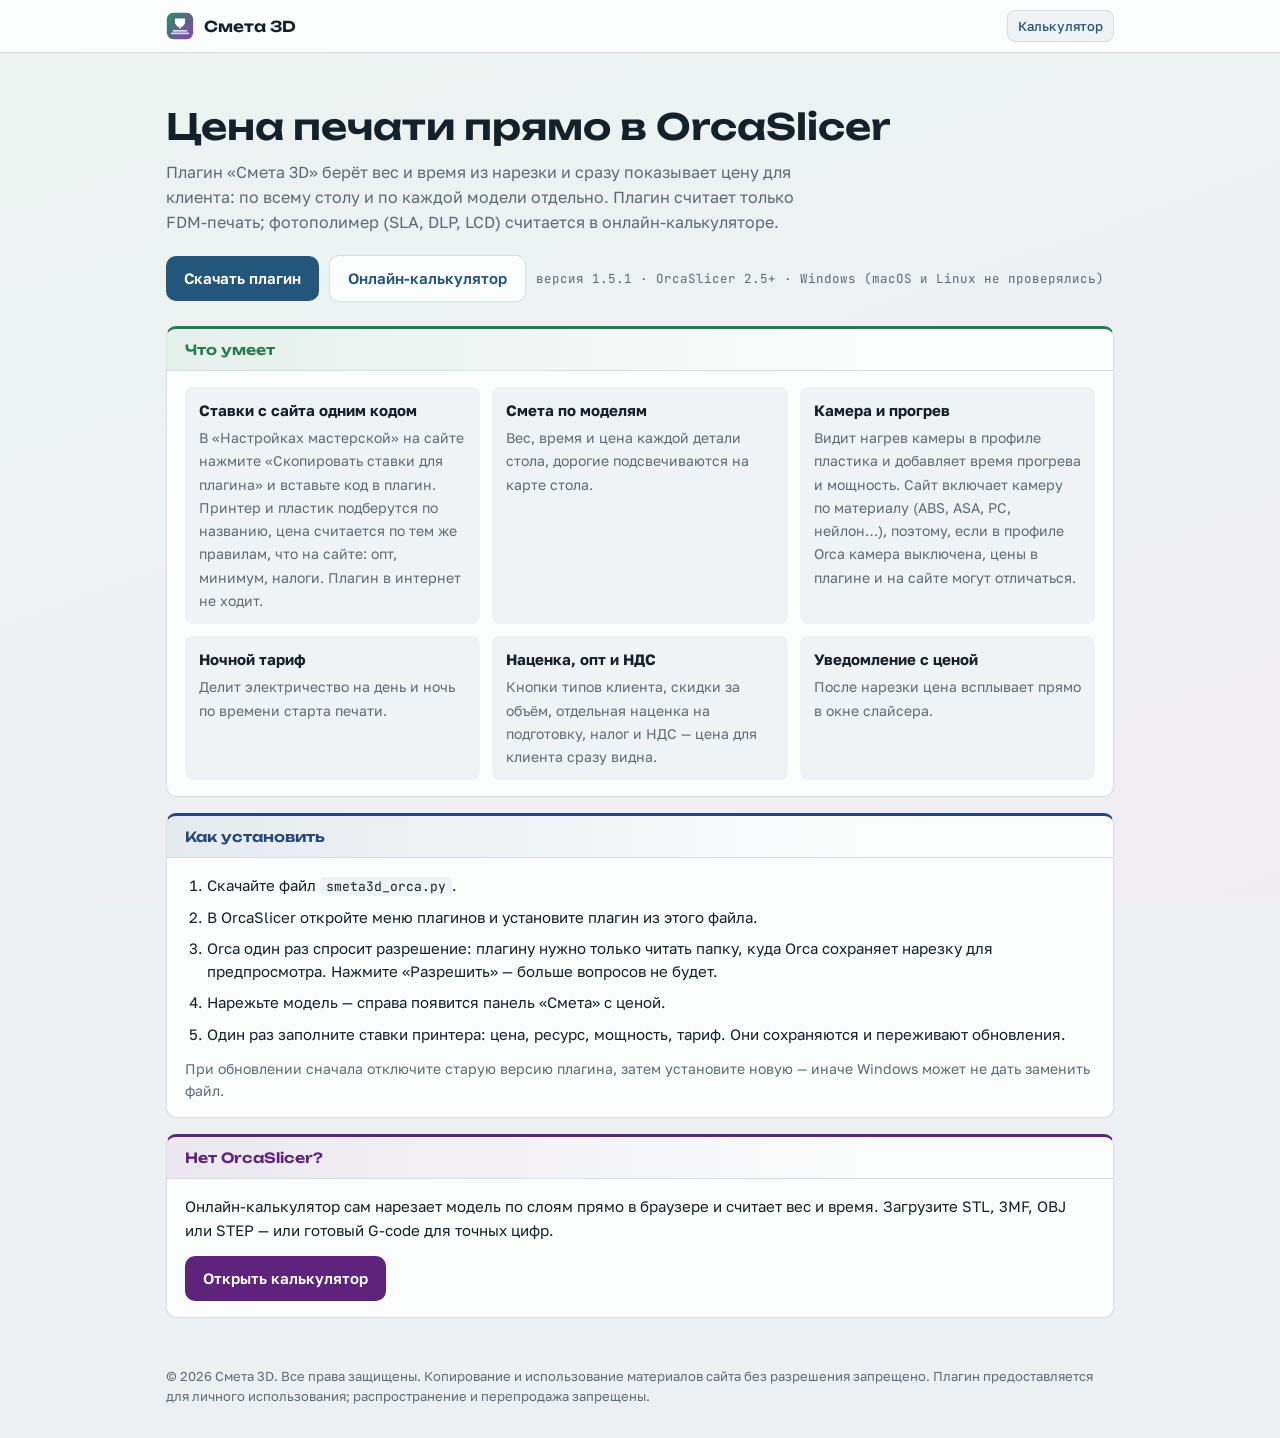
<file: plugin.html>
<!doctype html>
<html lang="ru">
<head>
<meta charset="utf-8">
<meta name="viewport" content="width=device-width,initial-scale=1,viewport-fit=cover">
<title>Смета 3D для OrcaSlicer</title>
<meta name="copyright" content="© 2026 Смета 3D">
<meta name="description" content="Плагин для OrcaSlicer 2.5: цена печати прямо в слайсере, смета по каждой модели, камера, ночной тариф, сроки.">
<link rel="icon" href="favicon.svg" type="image/svg+xml">
<link rel="preconnect" href="https://fonts.googleapis.com">
<link rel="stylesheet" href="https://fonts.googleapis.com/css2?family=Golos+Text:wght@400;500;600;700&family=JetBrains+Mono:wght@400;500&family=Unbounded:wght@600&display=swap">
<style>
:root{--bgL:94%;--bgS:22%;--surface:#fbfcfc;--surface-2:#f0f3f5;--line:#d5dde2;--fg:#13212b;--muted:#5a6b77;--aL:31%;--tint:.10;--onA:#fff;
  --f-display:"Unbounded","Golos Text",system-ui,sans-serif;--f-body:"Golos Text",system-ui,-apple-system,"Segoe UI",sans-serif;--f-mono:"JetBrains Mono",ui-monospace,Consolas,monospace}
@media (prefers-color-scheme: dark){:root:not([data-theme="light"]){--bgL:8%;--bgS:16%;--surface:#151d22;--surface-2:#1b252b;--line:#28343c;--fg:#e2e9ed;--muted:#93a3ae;--aL:62%;--tint:.14;--onA:#08141a;color-scheme:dark}}
:root[data-theme="dark"]{--bgL:8%;--bgS:16%;--surface:#151d22;--surface-2:#1b252b;--line:#28343c;--fg:#e2e9ed;--muted:#93a3ae;--aL:62%;--tint:.14;--onA:#08141a;color-scheme:dark}
:root,section{--accent:hsl(var(--h,205) 55% var(--aL));--soft:hsl(var(--h,205) 55% var(--aL) / var(--tint))}
*{box-sizing:border-box}
html{background:hsl(205 var(--bgS) var(--bgL))}
body{margin:0;font:15px/1.55 var(--f-body);color:var(--fg);background:linear-gradient(160deg,hsl(150 var(--bgS) var(--bgL)),hsl(205 var(--bgS) var(--bgL)) 50%,hsl(280 var(--bgS) var(--bgL))) fixed;min-height:100vh}
.top{position:sticky;top:0;z-index:5;background:var(--surface);border-bottom:1px solid var(--line)}
.top .in{max-width:980px;margin:0 auto;padding:10px 16px;display:flex;align-items:center;gap:12px}
.brand{display:flex;align-items:center;gap:10px;text-decoration:none;color:var(--fg);font:600 15px var(--f-display)}
.top nav{margin-left:auto;display:flex;gap:6px}
.top nav a{font-size:13px;font-weight:500;color:var(--accent);text-decoration:none;border:1px solid var(--line);border-radius:8px;padding:5px 10px;background:var(--surface-2)}
main{max-width:980px;margin:0 auto;padding:24px 16px 48px;display:flex;flex-direction:column;gap:16px}
.hero{padding:28px 0 8px}
.hero h1{font:600 clamp(24px,4vw,36px)/1.2 var(--f-display);margin:0 0 12px;text-wrap:balance}
.hero p{margin:0 0 20px;color:var(--muted);max-width:640px;font-size:16px}
.btn{display:inline-flex;align-items:center;gap:8px;background:var(--accent);color:var(--onA);text-decoration:none;font-weight:600;border-radius:10px;padding:11px 18px}
.btn.ghost{background:var(--surface);color:var(--accent);border:1px solid var(--line)}
.row{display:flex;gap:10px;flex-wrap:wrap;align-items:center}
.ver{font:12.5px var(--f-mono);color:var(--muted)}
section{background:var(--surface);border:1px solid var(--line);border-top:3px solid var(--accent);border-radius:10px;overflow:hidden}
section h2{margin:0;padding:12px 18px;font:600 14px var(--f-display);color:var(--accent);background:linear-gradient(90deg,var(--soft),transparent 75%);border-bottom:1px solid var(--line)}
section .b{padding:16px 18px}
.grid{display:grid;grid-template-columns:repeat(auto-fit,minmax(260px,1fr));gap:12px}
.f{background:var(--surface-2);border-radius:8px;padding:12px 14px}
.f b{display:block;margin-bottom:4px}
.f span{color:var(--muted);font-size:14px}
ol{margin:0;padding-left:22px;display:flex;flex-direction:column;gap:8px}
code{font:13px var(--f-mono);background:var(--surface-2);padding:1px 6px;border-radius:5px}
.note{color:var(--muted);font-size:14px;margin:12px 0 0}
footer{max-width:980px;margin:0 auto;padding:0 16px 32px;color:var(--muted);font-size:13px}
</style>
</head>
<body>
<header class="top"><div class="in">
  <a class="brand" href="index.html"><svg width="28" height="28" viewBox="0 0 34 34" aria-hidden="true"><defs><linearGradient id="g" x1="0" y1="0" x2="1" y2="1"><stop offset="0" stop-color="hsl(150 58% 36%)"/><stop offset="1" stop-color="hsl(280 50% 48%)"/></linearGradient></defs><rect x="1" y="1" width="32" height="32" rx="8" fill="url(#g)"/><path d="M11 8h12v6l-3 4h-6l-3-4z" fill="#fff"/><path d="M15.5 18h3l-1.5 3z" fill="#fff"/><path d="M7 26h20M9 23h16" stroke="#fff" stroke-width="2" stroke-linecap="round" opacity=".75"/></svg>Смета 3D</a>
  <nav><a href="index.html">Калькулятор</a></nav>
</div></header>
<main>
  <div class="hero">
    <h1>Цена печати прямо в OrcaSlicer</h1>
    <p>Плагин «Смета 3D» берёт вес и время из нарезки и сразу показывает цену для клиента: по всему столу и по каждой модели отдельно. Плагин считает только FDM-печать; фотополимер (SLA, DLP, LCD) считается в онлайн-калькуляторе.</p>
    <div class="row">
      <a class="btn" href="download/smeta3d_orca.py" download>Скачать плагин</a>
      <a class="btn ghost" href="index.html">Онлайн-калькулятор</a>
      <span class="ver">версия 1.5.1 · OrcaSlicer 2.5+ · Windows (macOS и Linux не проверялись)</span>
    </div>
  </div>

  <section style="--h:150"><h2>Что умеет</h2><div class="b"><div class="grid">
    <div class="f"><b>Ставки с сайта одним кодом</b><span>В «Настройках мастерской» на сайте нажмите «Скопировать ставки для плагина» и вставьте код в плагин. Принтер и пластик подберутся по названию, цена считается по тем же правилам, что на сайте: опт, минимум, налоги. Плагин в интернет не ходит.</span></div>
    <div class="f"><b>Смета по моделям</b><span>Вес, время и цена каждой детали стола, дорогие подсвечиваются на карте стола.</span></div>
    <div class="f"><b>Камера и прогрев</b><span>Видит нагрев камеры в профиле пластика и добавляет время прогрева и мощность. Сайт включает камеру по материалу (ABS, ASA, PC, нейлон…), поэтому, если в профиле Orca камера выключена, цены в плагине и на сайте могут отличаться.</span></div>
    <div class="f"><b>Ночной тариф</b><span>Делит электричество на день и ночь по времени старта печати.</span></div>
    <div class="f"><b>Наценка, опт и НДС</b><span>Кнопки типов клиента, скидки за объём, отдельная наценка на подготовку, налог и НДС — цена для клиента сразу видна.</span></div>
    <div class="f"><b>Уведомление с ценой</b><span>После нарезки цена всплывает прямо в окне слайсера.</span></div>
  </div></div></section>

  <section style="--h:215"><h2>Как установить</h2><div class="b">
    <ol>
      <li>Скачайте файл <code>smeta3d_orca.py</code>.</li>
      <li>В OrcaSlicer откройте меню плагинов и установите плагин из этого файла.</li>
      <li>Orca один раз спросит разрешение: плагину нужно только читать папку, куда Orca сохраняет нарезку для предпросмотра. Нажмите «Разрешить» — больше вопросов не будет.</li>
      <li>Нарежьте модель — справа появится панель «Смета» с ценой.</li>
      <li>Один раз заполните ставки принтера: цена, ресурс, мощность, тариф. Они сохраняются и переживают обновления.</li>
    </ol>
    <p class="note">При обновлении сначала отключите старую версию плагина, затем установите новую — иначе Windows может не дать заменить файл.</p>
  </div></section>

  <section style="--h:280"><h2>Нет OrcaSlicer?</h2><div class="b">
    <p style="margin:0 0 14px">Онлайн-калькулятор сам нарезает модель по слоям прямо в браузере и считает вес и время. Загрузите STL, 3MF, OBJ или STEP — или готовый G-code для точных цифр.</p>
    <a class="btn" href="index.html">Открыть калькулятор</a>
  </div></section>
</main>
<footer>© 2026 Смета 3D. Все права защищены. Копирование и использование материалов сайта без разрешения запрещено. Плагин предоставляется для личного использования; распространение и перепродажа запрещены.</footer>
</body>
</html>
</file>
